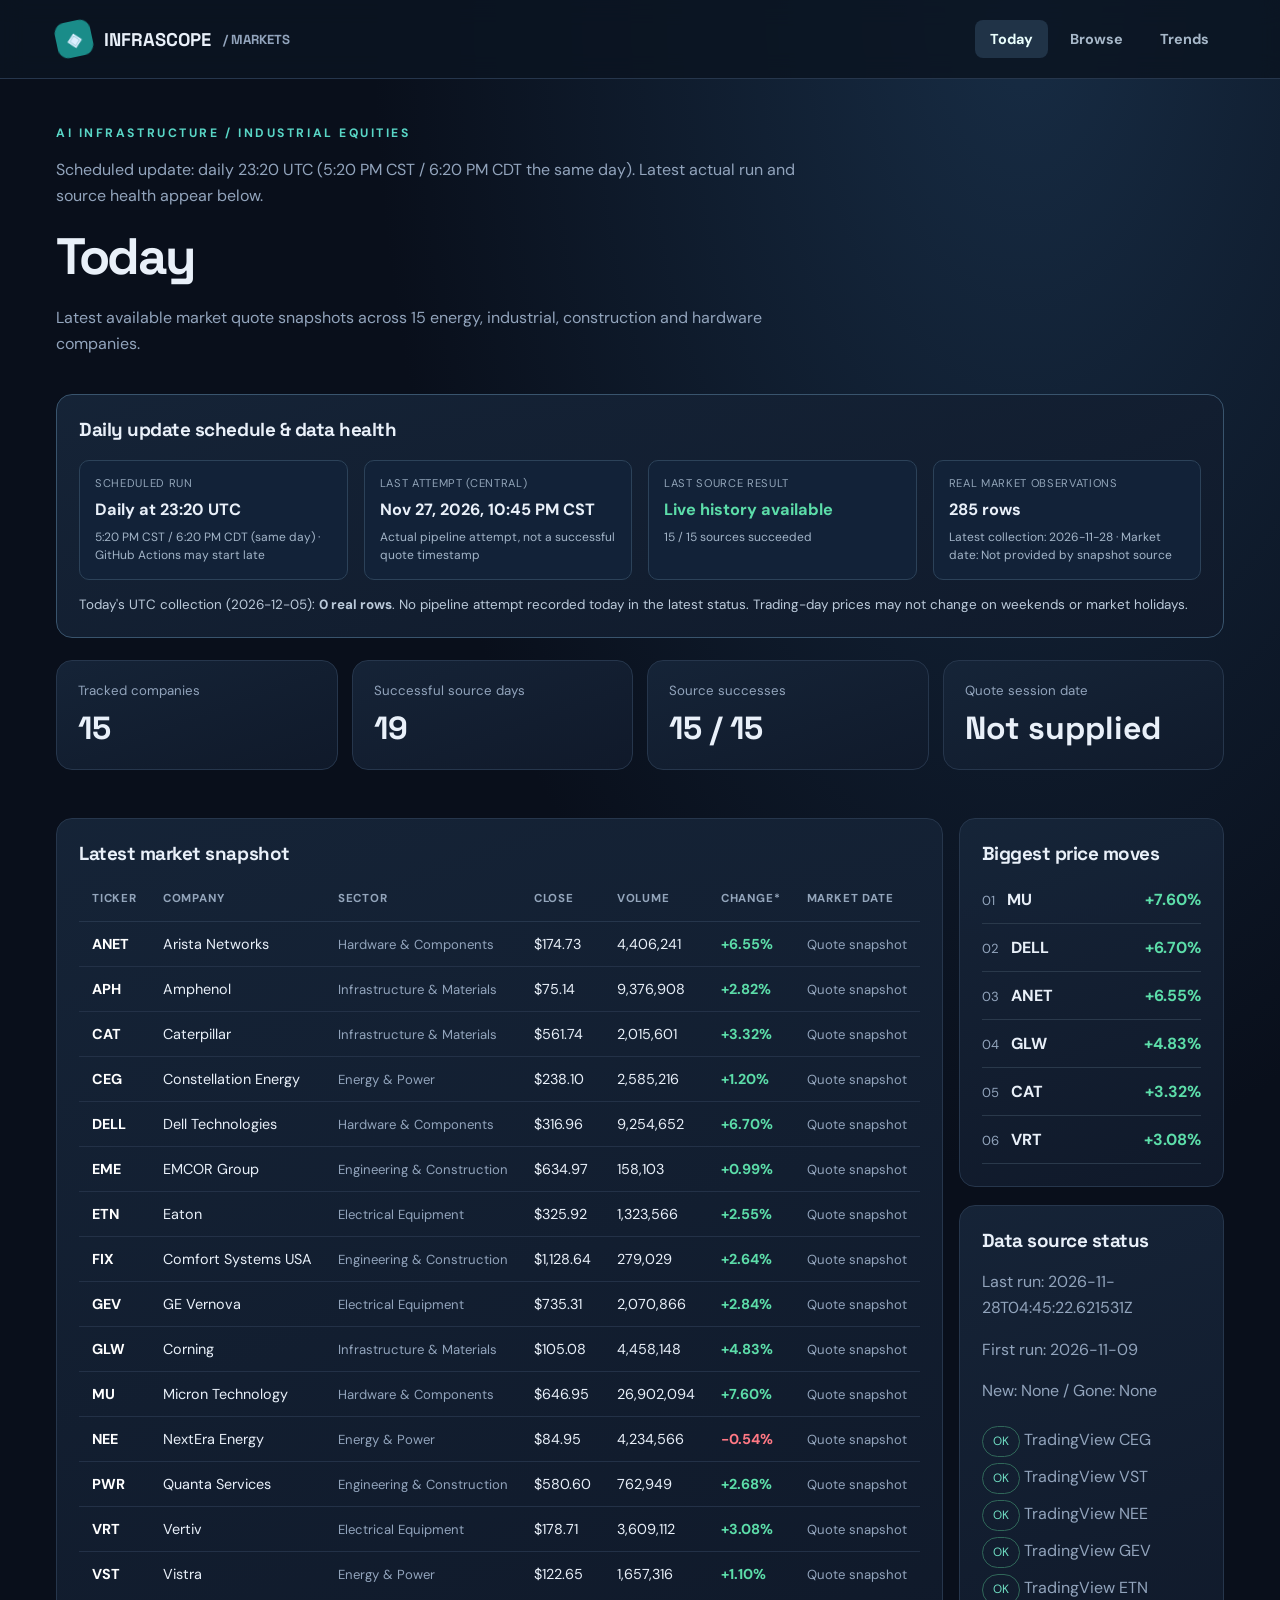
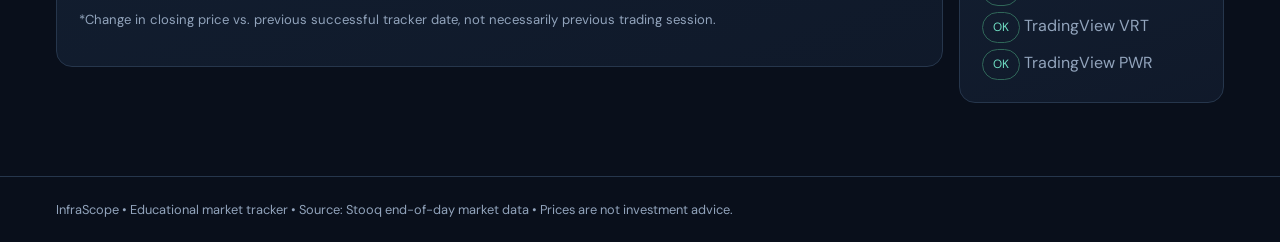
<file: index.html>
<!DOCTYPE html><html lang="en"><head><meta charset="utf-8"><meta name="viewport" content="width=device-width,initial-scale=1"><meta name="theme-color" content="#090f1b"><link rel="manifest" href="manifest.webmanifest"><link rel="icon" href="icon.svg" type="image/svg+xml"><link rel="stylesheet" href="style.css"><title>Today | InfraScope</title></head><body data-page="index"><header><div class="wrap nav"><a class="logo" href="index.html"><span class="brand">◈</span> INFRASCOPE <span class="muted">/ MARKETS</span></a><nav class="links"><a href="index.html" class="active">Today</a><a href="browse.html" class="">Browse</a><a href="trends.html" class="">Trends</a></nav></div></header><main class="wrap"><section class="hero"><div class="eyebrow">AI INFRASTRUCTURE / INDUSTRIAL EQUITIES</div><p class="sub">Scheduled update: daily 23:20 UTC (5:20 PM CST / 6:20 PM CDT the same day). Latest actual run and source health appear below.</p><h1 id="heading">Today</h1><p class="sub" id="subtitle"></p><div id="demoBanner" class="demo hidden"></div></section><div id="app"></div></main><footer><div class="wrap">InfraScope • Educational market tracker • Source: Stooq end-of-day market data • Prices are not investment advice.</div></footer><script src="app.js" defer></script></body></html>
</file>
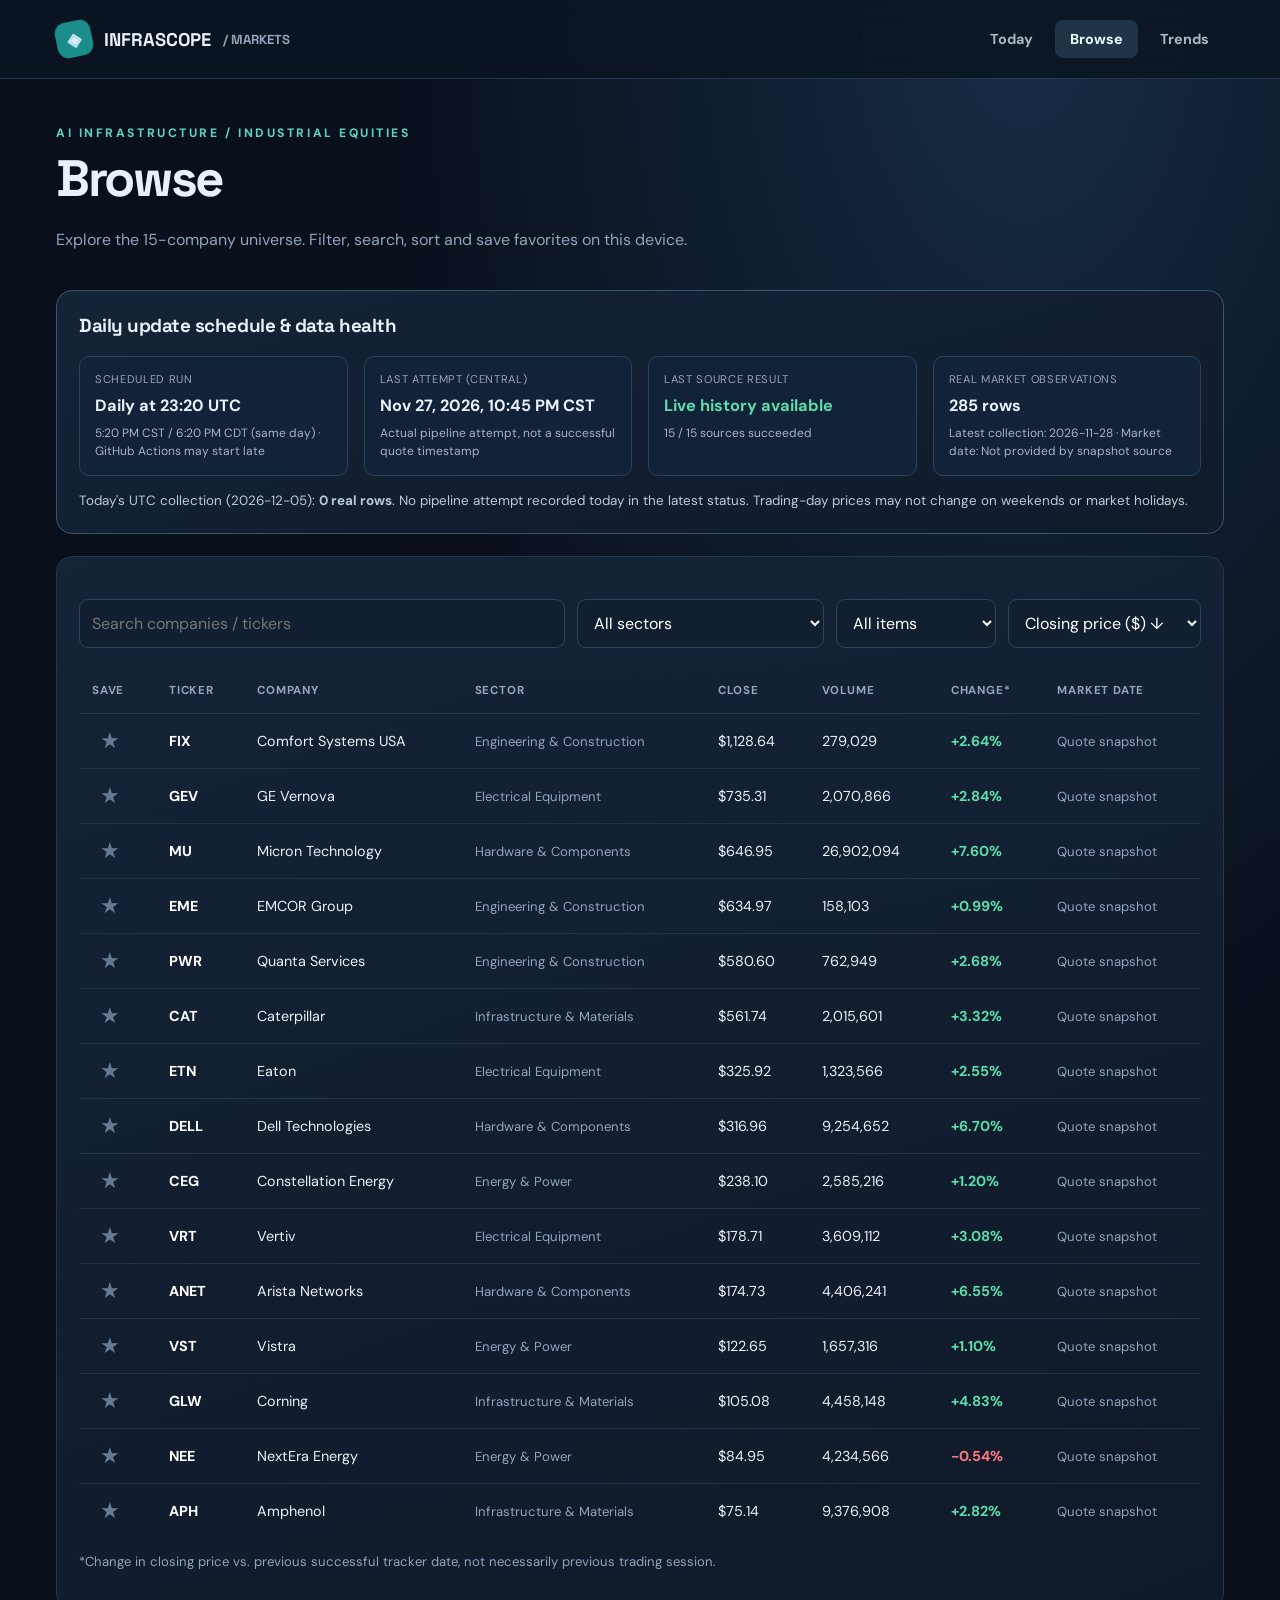
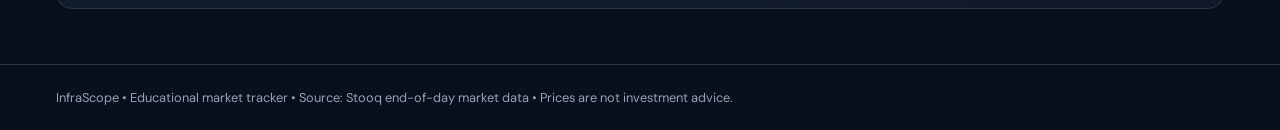
<file: browse.html>
<!DOCTYPE html><html lang="en"><head><meta charset="utf-8"><meta name="viewport" content="width=device-width,initial-scale=1"><meta name="theme-color" content="#090f1b"><link rel="manifest" href="manifest.webmanifest"><link rel="icon" href="icon.svg" type="image/svg+xml"><link rel="stylesheet" href="style.css"><title>Browse | InfraScope</title></head><body data-page="browse"><header><div class="wrap nav"><a class="logo" href="index.html"><span class="brand">◈</span> INFRASCOPE <span class="muted">/ MARKETS</span></a><nav class="links"><a href="index.html" class="">Today</a><a href="browse.html" class="active">Browse</a><a href="trends.html" class="">Trends</a></nav></div></header><main class="wrap"><section class="hero"><div class="eyebrow">AI INFRASTRUCTURE / INDUSTRIAL EQUITIES</div><h1 id="heading">Browse</h1><p class="sub" id="subtitle"></p><div id="demoBanner" class="demo hidden"></div></section><div id="app"></div></main><footer><div class="wrap">InfraScope • Educational market tracker • Source: Stooq end-of-day market data • Prices are not investment advice.</div></footer><script src="app.js" defer></script></body></html>
</file>
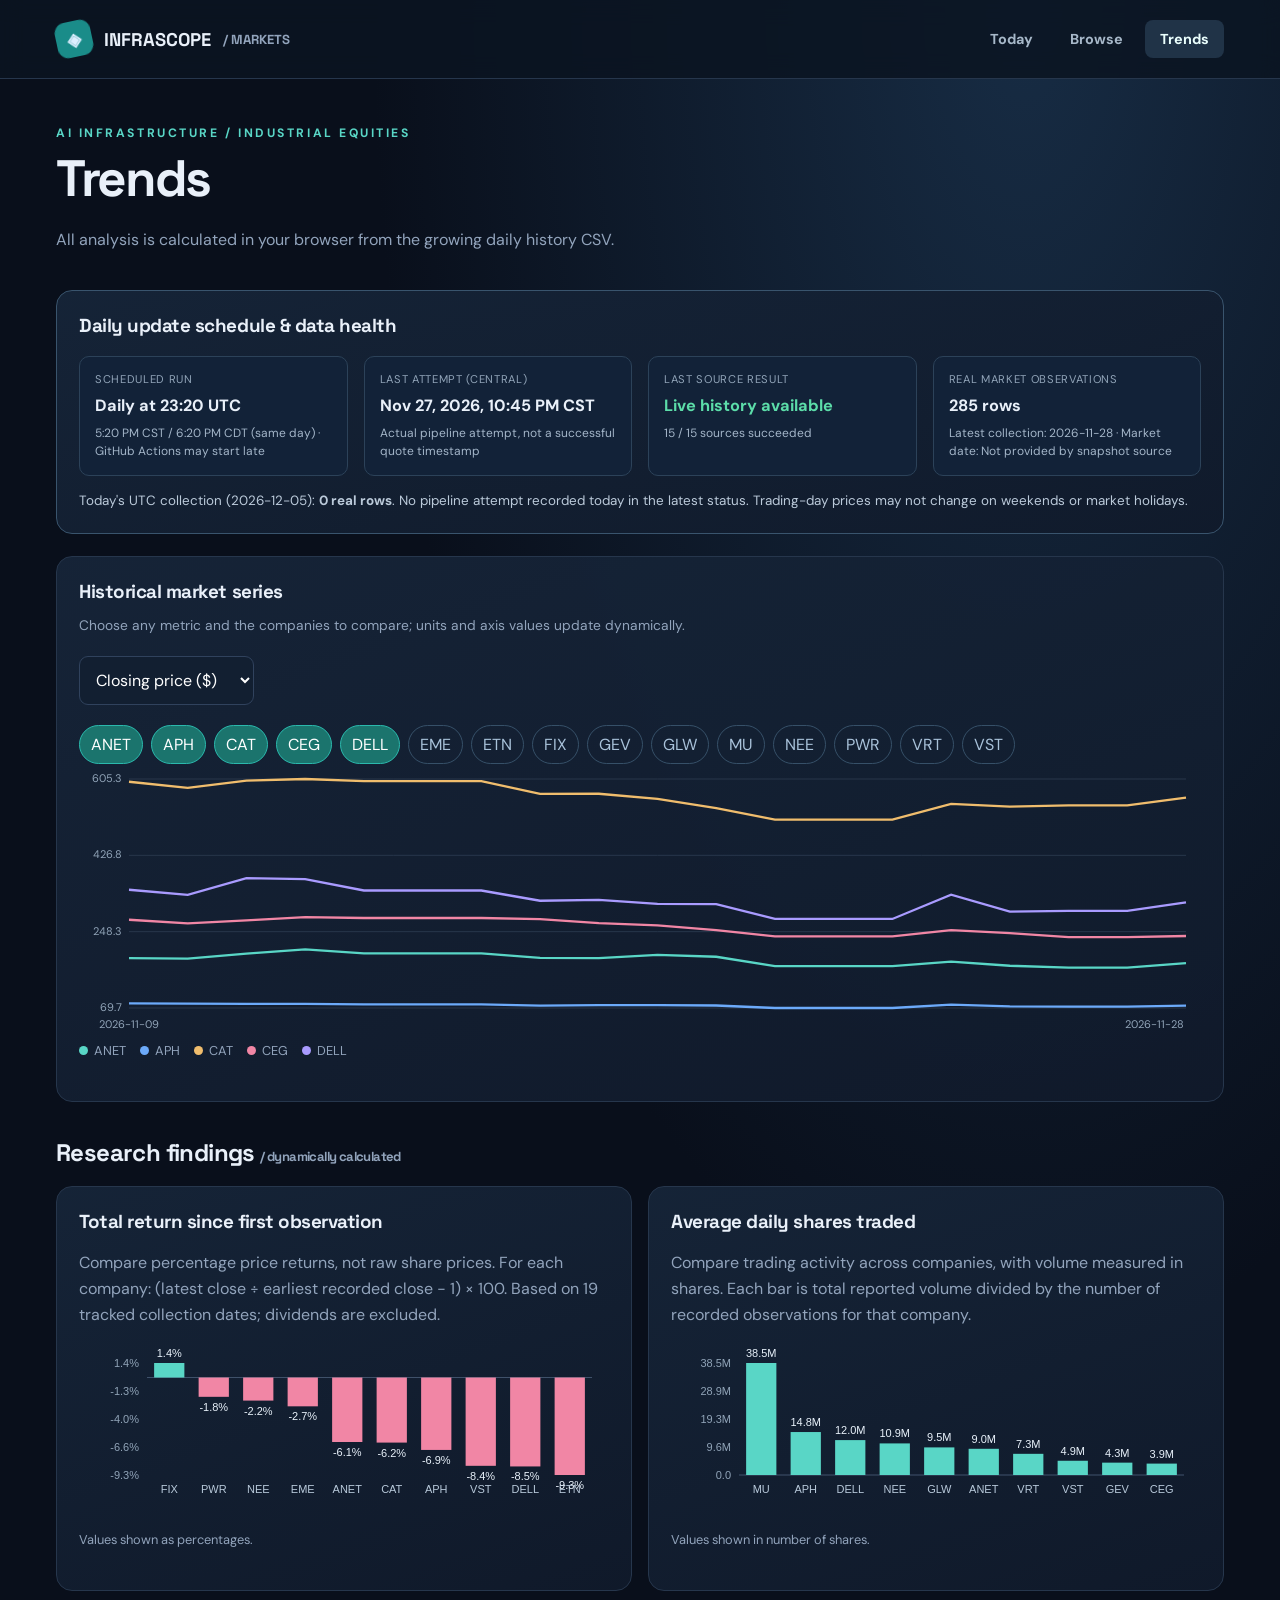
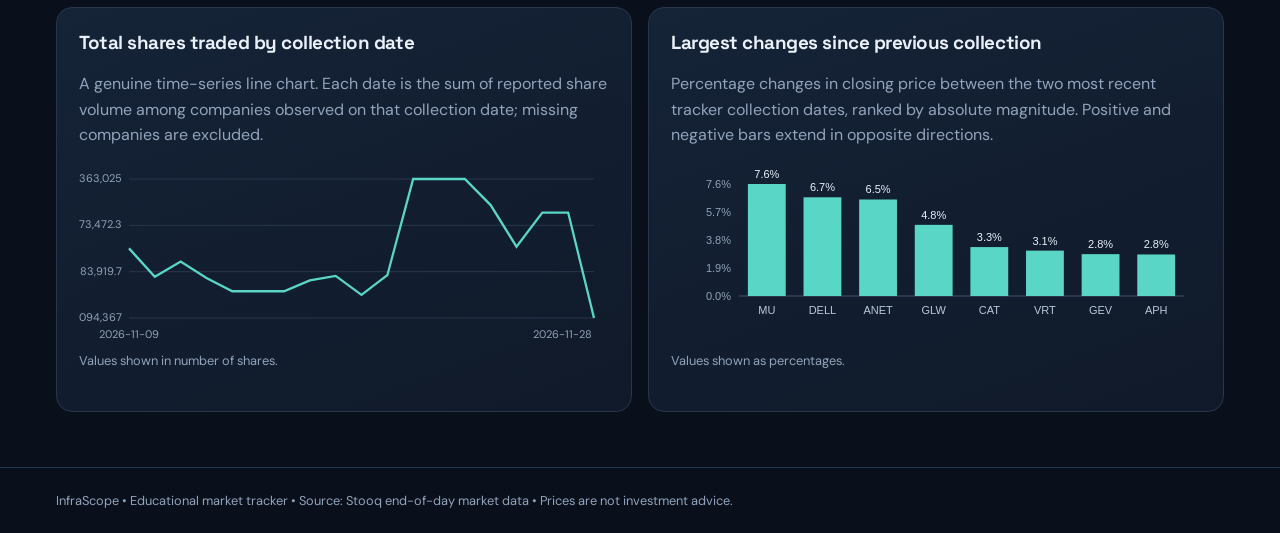
<file: trends.html>
<!DOCTYPE html><html lang="en"><head><meta charset="utf-8"><meta name="viewport" content="width=device-width,initial-scale=1"><meta name="theme-color" content="#090f1b"><link rel="manifest" href="manifest.webmanifest"><link rel="icon" href="icon.svg" type="image/svg+xml"><link rel="stylesheet" href="style.css"><title>Trends | InfraScope</title></head><body data-page="trends"><header><div class="wrap nav"><a class="logo" href="index.html"><span class="brand">◈</span> INFRASCOPE <span class="muted">/ MARKETS</span></a><nav class="links"><a href="index.html" class="">Today</a><a href="browse.html" class="">Browse</a><a href="trends.html" class="active">Trends</a></nav></div></header><main class="wrap"><section class="hero"><div class="eyebrow">AI INFRASTRUCTURE / INDUSTRIAL EQUITIES</div><h1 id="heading">Trends</h1><p class="sub" id="subtitle"></p><div id="demoBanner" class="demo hidden"></div></section><div id="app"></div></main><footer><div class="wrap">InfraScope • Educational market tracker • Source: Stooq end-of-day market data • Prices are not investment advice.</div></footer><script src="app.js" defer></script></body></html>
</file>
<file: style.css>
@import url('https://fonts.googleapis.com/css2?family=DM+Sans:wght@400;500;600;700&family=Space+Grotesk:wght@400;500;600;700&display=swap');
:root{color-scheme:dark;--bg:#090f1b;--panel:#121e30;--line:#26364c;--fg:#e9f0f9;--muted:#92a4bc;--accent:#59d6c6;--up:#5cdda9;--down:#ff7884}*{box-sizing:border-box}body{margin:0;background:radial-gradient(ellipse at 80% 0%,#172c44 0%,var(--bg) 45%);color:var(--fg);font-family:'DM Sans',sans-serif;min-height:100vh}h1,h2,h3,.logo,.metric b{font-family:'Space Grotesk',sans-serif}h1{font-size:clamp(2rem,4vw,3.4rem);letter-spacing:-.045em;margin:.3rem 0}h2{letter-spacing:-.025em}p{color:var(--muted);line-height:1.6}a{color:inherit;text-decoration:none}.wrap{max-width:1220px;margin:auto;padding:0 26px}header{border-bottom:1px solid var(--line);background:#0b1422d9;position:sticky;top:0;z-index:5;backdrop-filter:blur(12px)}.nav{display:flex;align-items:center;justify-content:space-between;gap:15px;min-height:78px}.logo{font-size:1.15rem;font-weight:700;display:flex;align-items:center;gap:12px}.brand{display:inline-grid;place-items:center;background:#1a8c89;color:#def;transform:rotate(-12deg);border-radius:11px;width:36px;height:36px}.links{display:flex;gap:7px}.links a{color:#a7b8c9;border-radius:8px;padding:10px 15px;font-weight:700;font-size:.9rem}.links a.active,.links a:hover{background:#203347;color:#eafffd}.hero{padding:46px 0 22px}.eyebrow{color:var(--accent);font-size:.76rem;font-weight:700;letter-spacing:.21em}.sub{max-width:770px}.demo{background:#503c18;border:1px solid #b98c32;color:#ffe2a1;padding:11px 16px;border-radius:10px;margin:18px 0}.hidden{display:none!important}.metrics{display:grid;grid-template-columns:repeat(4,1fr);gap:14px;margin:22px 0 30px}.metric,.panel{background:linear-gradient(160deg,#162539ed,#101a2bed);border:1px solid var(--line);border-radius:16px}.metric{padding:21px}.metric span{display:block;color:var(--muted);font-size:.83rem}.metric b{font-size:2rem;display:block;margin-top:9px}.panel{padding:22px;margin:18px 0}.panel h2{font-size:1.18rem;margin:0 0 10px}.panel-note{font-size:.86rem;margin:0 0 18px}.split{display:grid;grid-template-columns:1.6fr 1fr;gap:16px}.tablewrap{overflow:auto}table{width:100%;border-collapse:collapse;white-space:nowrap}th{text-align:left;font-size:.72rem;text-transform:uppercase;letter-spacing:.07em;color:#94a6bc;padding:15px 13px;border-bottom:1px solid var(--line)}td{padding:13px;border-bottom:1px solid #233147;font-size:.9rem}tr:last-child td{border-bottom:0}.symbol{font-weight:700;color:white}.muted{color:var(--muted);font-size:.82rem}.up{color:var(--up);font-weight:700}.down{color:var(--down);font-weight:700}.pill{display:inline-block;padding:5px 10px;border:1px solid #306759;color:#70dfc4;border-radius:20px;font-size:.75rem}.bad{border-color:#88404a;color:#ff9ba5}.controls{display:flex;gap:12px;flex-wrap:wrap;margin:20px 0}input,select{background:#121f31;color:white;border:1px solid #30425d;border-radius:9px;padding:12px;font:inherit;min-width:160px}input[type=search]{flex:1;min-width:220px}button{font:inherit;cursor:pointer}.star{background:none;border:0;color:#687a91;font-size:1.35rem;padding:0 8px}.star.on{color:#ffcd66}.legend{display:flex;gap:14px;flex-wrap:wrap;margin:8px 0 20px;font-size:.8rem;color:var(--muted)}.legend span{display:flex;align-items:center;gap:6px}.dot{height:9px;width:9px;border-radius:50%;display:inline-block}.chart{width:100%;height:270px;display:block}.finding-grid{display:grid;grid-template-columns:1fr 1fr;gap:16px}.finding-grid .panel{margin:0}.finding-grid .chart{height:180px}.finding{color:#eef8fa;font-weight:600}footer{border-top:1px solid var(--line);margin-top:55px;padding:24px 0;color:var(--muted);font-size:.8rem}.empty{padding:30px;text-align:center;color:var(--muted)}.multi{max-height:160px;overflow:auto;display:flex;flex-wrap:wrap;gap:8px}.chip{border:1px solid #365068;color:#a9c2da;padding:8px 11px;border-radius:20px;background:transparent}.chip.on{background:#1b746d;color:white;border-color:#2bb9ad}@media(max-width:800px){.metrics{grid-template-columns:1fr 1fr}.split,.finding-grid{grid-template-columns:1fr}.nav{align-items:flex-start;padding:15px 0;flex-direction:column}.hero{padding-top:28px}}@media(max-width:500px){.wrap{padding:0 15px}.metric{padding:14px}.metric b{font-size:1.5rem}}
/* Daily schedule and actual source-status panel */
.update-status{margin:0 0 22px;border-color:#39546d}.update-grid{display:grid;grid-template-columns:repeat(4,minmax(0,1fr));gap:16px;margin-top:18px}.update-grid>div{background:#122238;border:1px solid #2c4259;border-radius:10px;padding:15px;min-width:0}.update-label{display:block;text-transform:uppercase;letter-spacing:.06em;color:#91a4b8;font-size:.7rem;margin-bottom:9px}.update-grid strong{display:block;font-size:1.02rem;overflow-wrap:anywhere}.update-grid small{display:block;color:#a3b5c8;font-size:.75rem;line-height:1.5;margin-top:8px}.update-note{color:#bbcada;line-height:1.6;margin-bottom:0;font-size:.84rem}@media(max-width:900px){.update-grid{grid-template-columns:repeat(2,minmax(0,1fr))}}@media(max-width:500px){.update-grid{grid-template-columns:1fr}}
</file>
